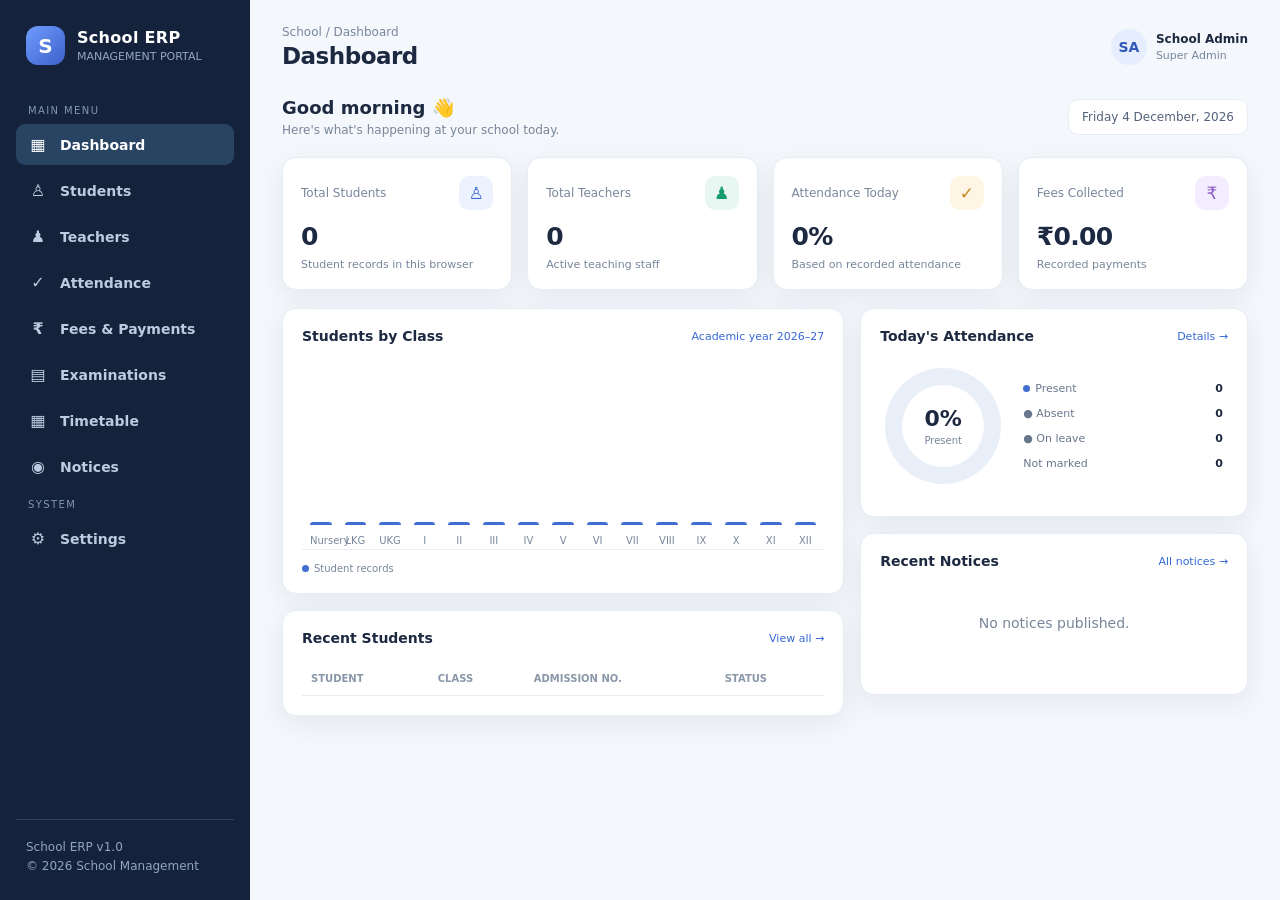
<file: school_erp/index.html>
<!DOCTYPE html>
<html lang="en">
<head>
<meta charset="UTF-8">
<meta name="viewport" content="width=device-width, initial-scale=1.0">
<meta name="description" content="A responsive school ERP administration dashboard.">
<meta name="theme-color" content="#14233b">
<title>School ERP | Admin Dashboard</title>
<link rel="stylesheet" href="./styles.css">
</head>
<body>
<div class="app">
<aside class="sidebar" id="sidebar">
  <div class="brand"><div class="brand-mark">S</div><div><strong>School ERP</strong><small>MANAGEMENT PORTAL</small></div></div>
  <div class="nav-label">MAIN MENU</div>
  <nav class="nav" id="nav">
    <button class="active" data-page="dashboard"><span class="ico">▦</span>Dashboard</button>
    <button data-page="students"><span class="ico">♙</span>Students</button>
    <button data-page="teachers"><span class="ico">♟</span>Teachers</button>
    <button data-page="attendance"><span class="ico">✓</span>Attendance</button>
    <button data-page="fees"><span class="ico">₹</span>Fees & Payments</button>
    <button data-page="exams"><span class="ico">▤</span>Examinations</button>
    <button data-page="timetable"><span class="ico">▦</span>Timetable</button>
    <button data-page="notices"><span class="ico">◉</span>Notices</button>
  </nav>
  <div class="nav-label">SYSTEM</div>
  <nav class="nav"><button data-page="settings"><span class="ico">⚙</span>Settings</button></nav>
  <div class="side-bottom">School ERP v1.0<br>© 2026 School Management</div>
</aside>
<main class="main">
<header class="topbar">
  <div style="display:flex;align-items:center;gap:12px"><button class="icon-btn mobile-menu" id="menuBtn">☰</button><div><div class="crumb">School / <span id="crumb">Dashboard</span></div><h1 id="pageTitle">Dashboard</h1></div></div>
  <div class="top-actions"><div class="profile"><div class="avatar">SA</div><div><b>School Admin</b><small>Super Admin</small></div></div></div>
</header>

<section class="page active" id="page-dashboard">
  <div class="welcome"><div><h2>Good morning 👋</h2><p>Here's what's happening at your school today.</p></div><div class="date-pill" id="today"></div></div>
  <div class="stats">
    <div class="stat"><div class="stat-top">Total Students <span class="stat-icon" style="background:#edf2ff;color:#416bd0">♙</span></div><strong id="studentCount">0</strong><small>Student records in this browser</small></div>
    <div class="stat"><div class="stat-top">Total Teachers <span class="stat-icon" style="background:#e8f7f1;color:#159b70">♟</span></div><strong id="teacherCount">0</strong><small>Active teaching staff</small></div>
    <div class="stat"><div class="stat-top">Attendance Today <span class="stat-icon" style="background:#fff5e5;color:#c5871c">✓</span></div><strong id="dashboardAttendanceRate">0%</strong><small>Based on recorded attendance</small></div>
    <div class="stat"><div class="stat-top">Fees Collected <span class="stat-icon" style="background:#f4edff;color:#8a5ac5">₹</span></div><strong id="dashboardFees">₹0</strong><small>Recorded payments</small></div>
  </div>
  <div class="grid-main">
    <div>
      <div class="panel"><div class="panel-head"><h3>Students by Class</h3><a>Academic year 2026–27</a></div><div class="chart" id="classChart" aria-label="Student counts by class"></div><div class="legend"><span><i class="dot"></i>Student records</span></div></div>
      <div class="panel"><div class="panel-head"><h3>Recent Students</h3><a data-page="students">View all →</a></div><div class="table-wrap"><table><thead><tr><th>STUDENT</th><th>CLASS</th><th>ADMISSION NO.</th><th>STATUS</th></tr></thead><tbody id="recentStudents"></tbody></table></div></div>
    </div>
    <div>
      <div class="panel"><div class="panel-head"><h3>Today's Attendance</h3><a data-page="attendance">Details →</a></div><div class="attendance-ring"><div class="ring"><div class="ring-inner"><b id="dashboardRingRate">0%</b><small>Present</small></div></div><div class="att-legend"><div class="att-row"><span><i class="dot"></i>Present</span><b id="dashboardPresent">0</b></div><div class="att-row"><span>● Absent</span><b id="dashboardAbsent">0</b></div><div class="att-row"><span>● On leave</span><b id="dashboardLeave">0</b></div><div class="att-row"><span>Not marked</span><b id="dashboardUnmarked">0</b></div></div></div></div>
      <div class="panel"><div class="panel-head"><h3>Recent Notices</h3><a data-page="notices">All notices →</a></div><div id="noticePreview"></div></div>
    </div>
  </div>
</section>

<section class="page" id="page-students"><div class="toolbar"><input class="search" id="studentSearch" placeholder="Search students by name or class..." aria-label="Search students"><button class="btn" data-action="add-student">＋ Add Student</button></div><div class="panel"><div class="panel-head"><h3>Student Directory</h3><span class="crumb" id="studentTotal">0 records</span></div><div class="table-wrap"><table><thead><tr><th>STUDENT</th><th>CLASS</th><th>ADMISSION NO.</th><th>GUARDIAN</th><th>STATUS</th><th>ACTIONS</th></tr></thead><tbody id="studentRows"></tbody></table></div></div></section>

<section class="page" id="page-teachers"><div class="toolbar"><input class="search" id="teacherSearch" placeholder="Search teachers..." aria-label="Search teachers"><button class="btn" data-action="add-teacher">＋ Add Teacher</button></div><div class="panel"><div class="panel-head"><h3>Teaching Staff</h3><span class="crumb" id="teacherTotal">0 staff members</span></div><div class="table-wrap"><table><thead><tr><th>TEACHER</th><th>SUBJECT</th><th>EMPLOYEE ID</th><th>CONTACT</th><th>STATUS</th><th>ACTIONS</th></tr></thead><tbody id="teacherRows"></tbody></table></div></div></section>

<section class="page" id="page-attendance"><div class="cards-3"><div class="info-card"><small>Present</small><b id="presentCount" style="color:var(--green)">0</b></div><div class="info-card"><small>Absent</small><b id="absentCount" style="color:var(--red)">0</b></div><div class="info-card"><small>Not marked</small><b id="unmarkedCount">0</b></div><div class="info-card"><small>Attendance rate</small><b id="attendanceRate">0%</b></div></div><div class="panel" style="margin-top:16px"><div class="panel-head"><h3>Mark Student Attendance</h3><input class="search" id="attendanceDate" type="date" aria-label="Attendance date" style="width:auto"></div><div class="table-wrap"><table><thead><tr><th>STUDENT</th><th>CLASS</th><th>ATTENDANCE</th></tr></thead><tbody id="attendanceRows"></tbody></table></div></div></section>

<section class="page" id="page-fees"><div class="cards-3"><div class="info-card"><small>Total fee collected</small><b id="feesCollected">₹0</b></div><div class="info-card"><small>Pending payments</small><b id="feesPending" style="color:var(--amber)">₹0</b></div><div class="info-card"><small>Collection rate</small><b id="feesRate">0%</b></div></div><div class="panel" style="margin-top:16px"><div class="panel-head"><h3>Fee Records</h3><button class="btn" data-action="add-fee">＋ Record Fee</button></div><div class="table-wrap"><table><thead><tr><th>STUDENT</th><th>CLASS</th><th>AMOUNT</th><th>DUE DATE</th><th>STATUS</th><th>ACTIONS</th></tr></thead><tbody id="feeRows"></tbody></table></div></div></section>

<section class="page" id="page-exams"><div class="cards-3"><div class="info-card"><small>Next examination</small><b id="upcomingExam" style="font-size:17px">—</b><small id="upcomingExamDate"></small></div><div class="info-card"><small>Completed examinations</small><b id="completedExams">0</b><small>Recorded examination cycles</small></div><div class="info-card"><small>Subjects</small><b id="subjectCount">0</b><small>Subjects in schedule</small></div></div><div class="panel" style="margin-top:16px"><div class="panel-head"><h3>Examination Schedule</h3><button class="btn" data-action="add-exam">＋ Create Exam</button></div><div class="table-wrap"><table><thead><tr><th>EXAMINATION</th><th>CLASS</th><th>DATE</th><th>SUBJECT</th><th>STATUS</th><th>ACTIONS</th></tr></thead><tbody id="examRows"></tbody></table></div></div></section>

<section class="page" id="page-timetable"><div class="panel"><div class="panel-head"><h3>Weekly Timetable</h3><select class="search" id="timetableClass" aria-label="Select timetable class" style="width:auto"></select></div><p class="crumb">Select a cell and update its subject; changes are saved in this browser.</p><div class="table-wrap"><table><thead><tr><th>DAY</th><th>08:00–09:00</th><th>09:00–10:00</th><th>10:30–11:30</th><th>11:30–12:30</th><th>12:30–01:30</th></tr></thead><tbody id="timetableRows"></tbody></table></div></div></section>

<section class="page" id="page-notices"><div class="toolbar"><span class="crumb">School announcements and circulars</span><button class="btn" data-action="add-notice">＋ Publish Notice</button></div><div class="panel" id="allNotices"></div></section>
<section class="page" id="page-settings"><form class="panel" id="settingsForm"><div class="panel-head"><h3>School Settings</h3></div><div class="field"><label for="settingSchoolName">School name</label><input id="settingSchoolName" name="schoolName" required placeholder="Enter your school name"></div><div class="field"><label for="settingSession">Academic session</label><input id="settingSession" name="session" required placeholder="e.g. 2026–2027"></div><div class="field"><label for="settingEmail">Administrator email</label><input id="settingEmail" name="email" type="email" required></div><button class="btn" type="submit">Save Settings</button><p class="crumb" style="margin-top:15px">Settings are stored in this browser only.</p></form></section>

</main></div>

<div class="modal-backdrop" id="entityModal" role="dialog" aria-modal="true" aria-hidden="true" aria-labelledby="modalTitle"><div class="modal" id="modalContent"></div></div>
<div class="toast" id="toast"></div>
<script src="./app.js" defer></script>
</body></html>
</file>
<file: school_erp/styles.css>
:root{--navy:#14233b;--navy2:#1d3454;--blue:#3568d4;--bg:#f4f7fb;--ink:#1c2940;--muted:#78869b;--line:#e7edf5;--white:#fff;--green:#159b70;--amber:#d18a18;--red:#d94b58;--shadow:0 8px 28px rgba(25,45,75,.07)}
*{box-sizing:border-box}body{margin:0;background:var(--bg);color:var(--ink);font:14px Inter,ui-sans-serif,system-ui,-apple-system,Segoe UI,Arial,sans-serif}
button,input,select{font:inherit}.app{min-height:100vh;display:flex}.sidebar{width:250px;background:var(--navy);color:#dce6f5;padding:24px 16px;position:fixed;inset:0 auto 0 0;z-index:5;display:flex;flex-direction:column}
.brand{display:flex;align-items:center;gap:12px;padding:2px 10px 28px}.brand-mark{width:39px;height:39px;border-radius:12px;background:linear-gradient(135deg,#6f9cff,#3d61c9);display:grid;place-items:center;color:white;font-size:20px;font-weight:800}.brand strong{display:block;font-size:16px;letter-spacing:.3px;color:white}.brand small{color:#93a6c1;font-size:11px}
.nav-label{font-size:10px;letter-spacing:1.4px;color:#8296b3;padding:12px 12px 8px}.nav{display:grid;gap:5px}.nav button{border:0;background:transparent;color:#bdcbe0;padding:11px 12px;border-radius:9px;text-align:left;display:flex;align-items:center;gap:12px;cursor:pointer;font-weight:550}.nav button:hover,.nav button.active{background:#294363;color:white}.nav .ico{width:20px;text-align:center;font-size:16px}.side-bottom{margin-top:auto;border-top:1px solid #30445f;padding:18px 10px 0;color:#91a4bf;font-size:12px;line-height:1.6}
.main{margin-left:250px;width:calc(100% - 250px);padding:25px 32px 40px}.topbar{display:flex;align-items:center;justify-content:space-between;margin-bottom:28px}.crumb{color:var(--muted);font-size:12px}.topbar h1{font-size:23px;margin:4px 0 0;letter-spacing:-.5px}.top-actions{display:flex;align-items:center;gap:12px}.icon-btn{width:38px;height:38px;border:1px solid var(--line);background:white;border-radius:11px;cursor:pointer}.profile{display:flex;align-items:center;gap:9px;padding-left:8px}.avatar{width:36px;height:36px;border-radius:50%;background:#e6edff;color:#3159b5;display:grid;place-items:center;font-weight:800}.profile b{display:block;font-size:12px}.profile small{color:var(--muted);font-size:11px}
.welcome{display:flex;justify-content:space-between;align-items:center;margin-bottom:20px}.welcome h2{font-size:18px;margin:0 0 5px}.welcome p{margin:0;color:var(--muted);font-size:12px}.date-pill{background:#fff;border:1px solid var(--line);padding:10px 13px;border-radius:10px;color:#52627a;font-size:12px}
.stats{display:grid;grid-template-columns:repeat(4,1fr);gap:15px;margin-bottom:18px}.stat,.panel{background:white;border:1px solid var(--line);border-radius:14px;box-shadow:var(--shadow)}.stat{padding:18px}.stat-top{display:flex;justify-content:space-between;align-items:center;color:var(--muted);font-size:12px}.stat-icon{width:34px;height:34px;border-radius:10px;display:grid;place-items:center;font-size:17px}.stat strong{display:block;font-size:25px;margin:12px 0 4px;letter-spacing:-.7px}.stat small{color:var(--muted);font-size:11px}.up{color:var(--green)!important}
.grid-main{display:grid;grid-template-columns:1.45fr 1fr;gap:16px}.panel{padding:19px;margin-bottom:16px}.panel-head{display:flex;align-items:center;justify-content:space-between;margin-bottom:16px}.panel-head h3{font-size:14px;margin:0}.panel-head a,.link-btn{color:var(--blue);font-size:11px;text-decoration:none;cursor:pointer;border:0;background:none}
.chart{height:190px;display:flex;align-items:end;gap:13px;padding:15px 8px 24px;border-bottom:1px solid var(--line);position:relative}.bar-group{flex:1;height:100%;display:flex;align-items:end;gap:4px;position:relative}.bar{flex:1;border-radius:5px 5px 0 0;background:#dce7fb;min-width:5px}.bar.dark{background:#416ed1}.bar-label{position:absolute;bottom:-21px;width:100%;text-align:center;font-size:10px;color:var(--muted)}
.legend{display:flex;gap:15px;margin-top:13px;color:var(--muted);font-size:10px}.dot{display:inline-block;width:7px;height:7px;border-radius:50%;margin-right:5px;background:#416ed1}.dot.light{background:#dce7fb}
.attendance-ring{display:flex;align-items:center;gap:22px;padding:8px 5px 13px}.ring{width:116px;height:116px;border-radius:50%;background:conic-gradient(#3568d4 0 82%,#e9eff8 82%);display:grid;place-items:center;flex:none}.ring:after{content:"";width:82px;height:82px;border-radius:50%;background:white;position:absolute}.ring-inner{z-index:1;text-align:center}.ring-inner b{display:block;font-size:22px}.ring-inner small{font-size:10px;color:var(--muted)}.ring{position:relative}.att-legend{display:grid;gap:12px;flex:1}.att-row{display:flex;justify-content:space-between;color:#68778c;font-size:11px}.att-row b{color:var(--ink)}
.table-wrap{overflow:auto}table{width:100%;border-collapse:collapse;white-space:nowrap}th{text-align:left;color:#8a97a9;font-size:10px;font-weight:650;padding:11px 9px;border-bottom:1px solid var(--line)}td{padding:13px 9px;border-bottom:1px solid #f0f3f8;font-size:11px}tbody tr:last-child td{border-bottom:0}.person{display:flex;align-items:center;gap:9px}.mini-avatar{width:29px;height:29px;border-radius:9px;background:#edf2ff;color:#4266b5;display:grid;place-items:center;font-weight:700}.person b{display:block;font-size:11px}.person small{color:var(--muted);font-size:10px}.pill{padding:5px 8px;border-radius:20px;font-size:10px;font-weight:650}.paid{background:#e7f7f0;color:#13835f}.pending{background:#fff4df;color:#a76b0a}.absent{background:#ffebed;color:#c23d4a}.present{background:#e7f7f0;color:#13835f}
.page{display:none}.page.active{display:block}.toolbar{display:flex;gap:10px;justify-content:space-between;align-items:center;margin-bottom:16px}.search{width:min(320px,100%);border:1px solid var(--line);border-radius:9px;padding:10px 12px;background:white;outline:none}.btn{border:0;border-radius:9px;padding:10px 14px;background:var(--blue);color:white;font-weight:650;font-size:12px;cursor:pointer}.btn.secondary{background:white;color:#53647c;border:1px solid var(--line)}.empty{padding:30px;text-align:center;color:var(--muted)}
.cards-3{display:grid;grid-template-columns:repeat(3,1fr);gap:14px}.info-card{padding:17px;background:white;border:1px solid var(--line);border-radius:12px}.info-card small{color:var(--muted)}.info-card b{display:block;font-size:22px;margin-top:8px}.notice{padding:14px 0;border-bottom:1px solid var(--line)}.notice:last-child{border:0}.notice b{font-size:12px}.notice p{color:var(--muted);font-size:11px;margin:5px 0}.notice small{color:#9aa5b5;font-size:10px}
.modal-backdrop{position:fixed;inset:0;background:#101d33a8;display:none;align-items:center;justify-content:center;padding:20px;z-index:20}.modal-backdrop.show{display:flex}.modal{background:white;border-radius:16px;padding:22px;width:min(440px,100%);box-shadow:0 20px 60px #0003}.modal h3{margin:0 0 16px}.field{display:grid;gap:6px;margin:12px 0}.field label{font-size:11px;color:#64748b}.field input,.field select{border:1px solid var(--line);padding:10px;border-radius:8px;outline:none}.modal-actions{display:flex;justify-content:flex-end;gap:8px;margin-top:18px}.toast{position:fixed;bottom:20px;right:20px;background:#14233b;color:white;padding:12px 16px;border-radius:10px;display:none;z-index:30;font-size:12px}
.mobile-menu{display:none}
.row-actions{display:flex;align-items:center;gap:8px}.link-btn{padding:4px 2px}.link-btn.danger{color:var(--red)}.field textarea{font:inherit;border:1px solid var(--line);padding:10px;border-radius:8px;resize:vertical}.field input:focus,.field select:focus,.field textarea:focus,.search:focus{border-color:var(--blue);box-shadow:0 0 0 3px #3568d41a}.notice-title{display:flex;align-items:center;justify-content:space-between;gap:10px}.timetable-input{width:125px;padding:7px;border:1px solid transparent;border-radius:6px;background:transparent;color:var(--ink)}.timetable-input:focus{border-color:var(--blue);background:white;outline:none}.ring{background:conic-gradient(#3568d4 0 var(--attendance-rate,0%),#e9eff8 var(--attendance-rate,0%) 100%)}.sidebar{overflow-y:auto}
@media(max-width:1000px){.stats{grid-template-columns:repeat(2,1fr)}.grid-main{grid-template-columns:1fr}.main{padding:22px}.cards-3{grid-template-columns:repeat(2,1fr)}}
@media(max-width:700px){.sidebar{transform:translateX(-100%);transition:.2s}.sidebar.open{transform:translateX(0)}.main{margin:0;width:100%;padding:17px}.mobile-menu{display:inline-grid}.topbar h1{font-size:20px}.profile div:last-child{display:none}.welcome{align-items:flex-start;gap:10px;flex-direction:column}.stats{gap:9px}.stat{padding:13px}.stat strong{font-size:21px}.cards-3{grid-template-columns:1fr}.toolbar{align-items:stretch;flex-direction:column}.toolbar .search{width:100%}}
</file>
